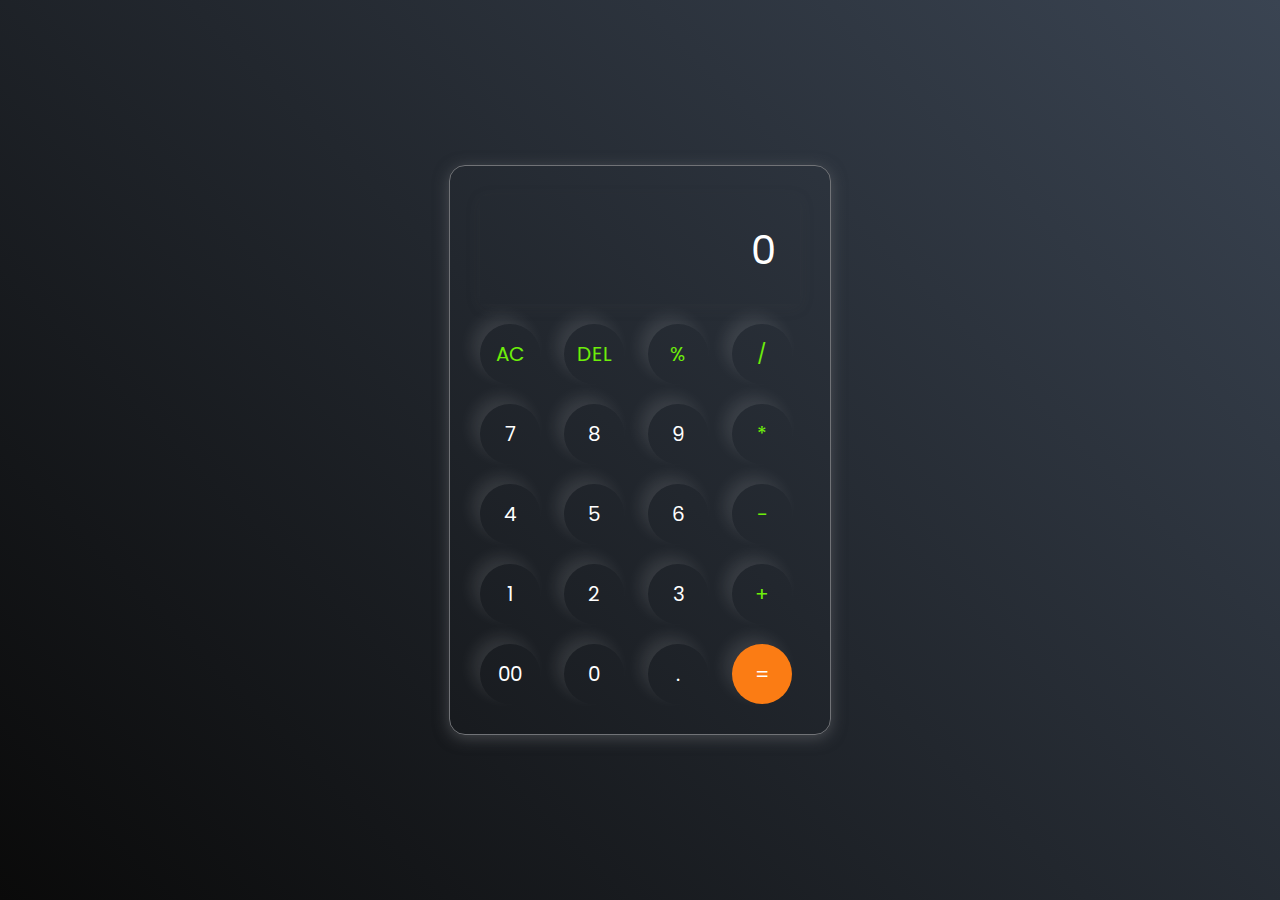
<file: LEVEL-1 TASK-2/index.html>
<!DOCTYPE html>
<html lang="en">
<head>
    <meta charset="UTF-8">
    <meta name="viewport" content="width=device-width, initial-scale=1.0">
    <title>CALCULATOR</title>
    <link rel="stylesheet" href="style.css">
</head>
<body>
    <div class="calculator">
        <input type="text" placeholder="0" id="inputBox">
        <div>
            <button class="operator">AC</button>
            <button class="operator">DEL</button>
            <button class="operator">%</button>
            <button class="operator">/</button>
        </div>
        <div>
            <button>7</button>
            <button>8</button>
            <button>9</button>
            <button class="operator">*</button>
        </div>
        <div>
            <button>4</button>
            <button>5</button>
            <button>6</button>
            <button class="operator">-</button>
        </div>
        <div>
            <button>1</button>
            <button>2</button>
            <button>3</button>
            <button class="operator">+</button>
        </div>
        <div>
            <button>00</button>
            <button>0</button>
            <button>.</button>
            <button class="equalBtn">=</button>
        </div>
    </div>
    <script src="script.js"></script>
</body>
</html>
</file>
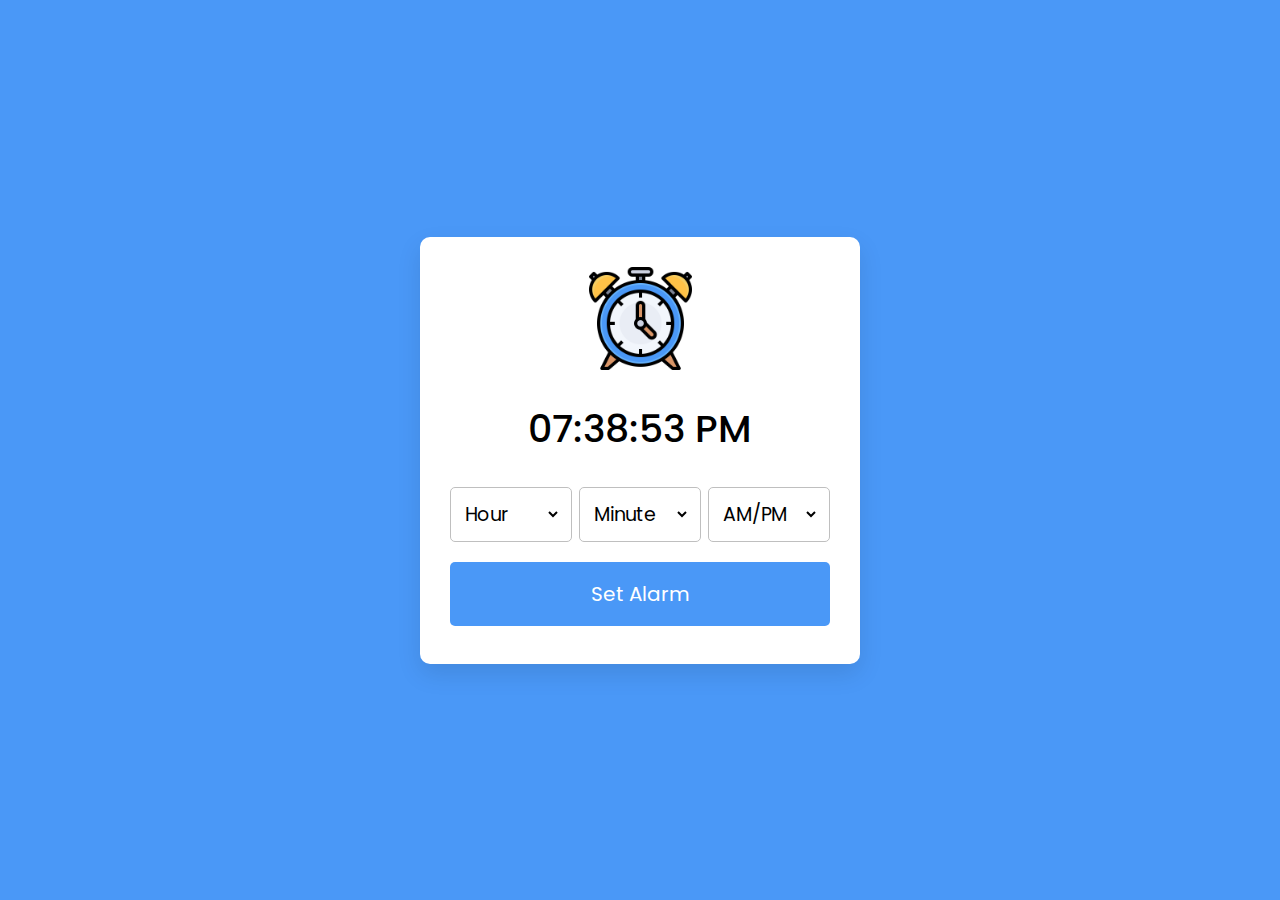
<file: LEVEL-1 TASK-3/alarm_clock/index.html>
<!DOCTYPE html>
<!-- Coding By CodingNepal - youtube.com/codingnepal -->
<html lang="en" dir="ltr">
  <head>
    <meta charset="utf-8">
    <title>Alarm Clock in JavaScript | CodingNepal</title>
    <link rel="stylesheet" href="style.css">
    <meta name="viewport" content="width=device-width, initial-scale=1.0">
  </head>
  <body>
    <div class="wrapper">
      <img src="./files/clock.svg" alt="clock">
      <h1>00:00:00 PM</h1>
      <div class="content">
        <div class="column">
          <select>
            <option value="Hour" selected disabled hidden>Hour</option>
          </select>
        </div>
        <div class="column">
          <select>
            <option value="Minute" selected disabled hidden>Minute</option>
          </select>
        </div>
        <div class="column">
          <select>
            <option value="AM/PM" selected disabled hidden>AM/PM</option>
          </select>
        </div>
      </div>
      <button>Set Alarm</button>
    </div>

    <script src="script.js"></script>

  </body>
</html>
</file>
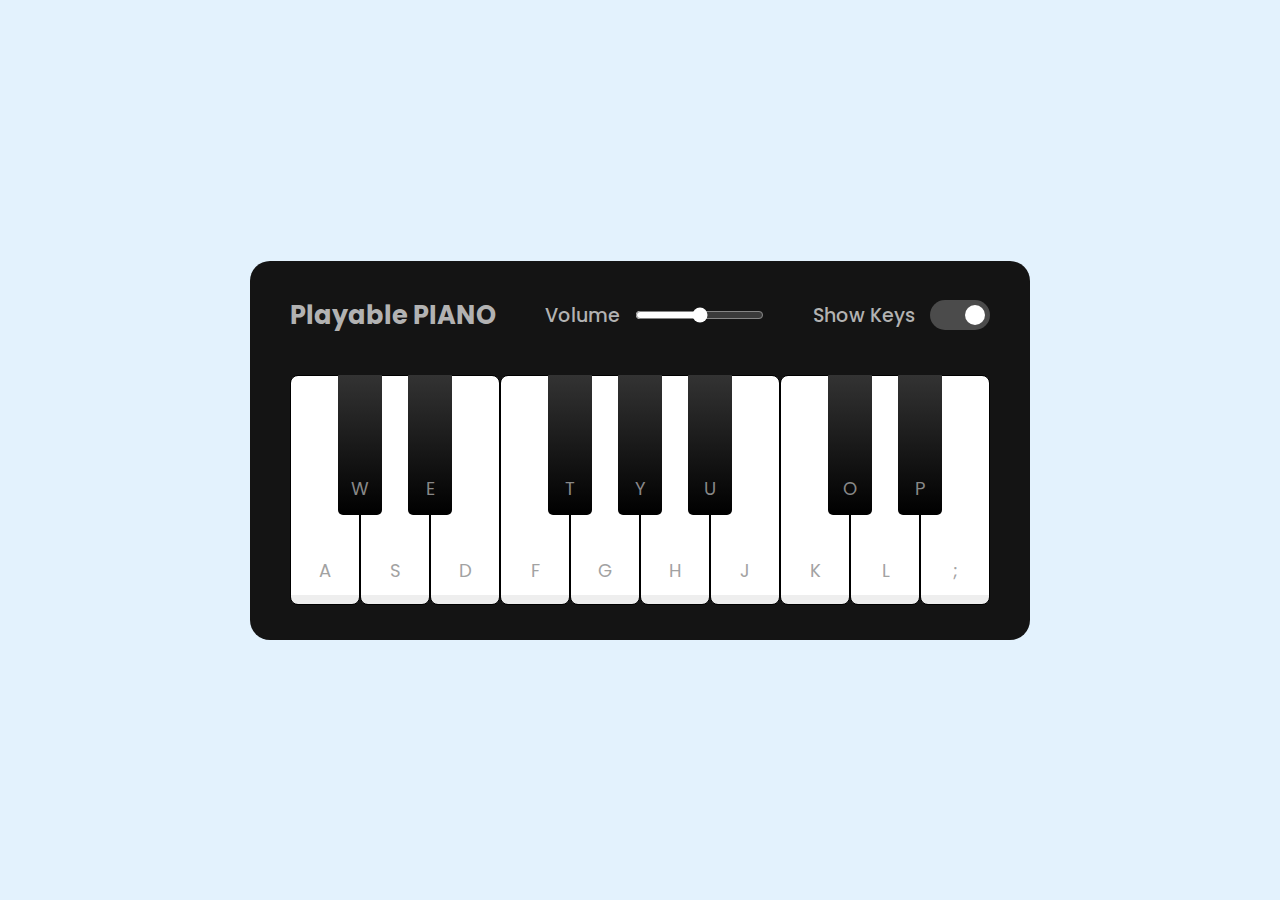
<file: LEVEL-1 TASK-3/piano/index.html>
<!DOCTYPE html>
<!-- Coding By CodingNepal - youtube.com/codingnepal -->
<html lang="en" dir="ltr">
  <head>
    <meta charset="utf-8">
    <title>Playable Piano JavaScript | CodingNepal</title>
    <link rel="stylesheet" href="style.css">
    <meta name="viewport" content="width=device-width, initial-scale=1.0">
    <script src="script.js" defer></script>
  </head>
  <body>
    <div class="wrapper">
      <header>
        <h2>Playable PIANO</h2>
        <div class="column volume-slider">
          <span>Volume</span><input type="range" min="0" max="1" value="0.5" step="any">
        </div>
        <div class="column keys-checkbox">
          <span>Show Keys</span><input type="checkbox" checked>
        </div>
      </header>
      <ul class="piano-keys">
        <li class="key white" data-key="a"><span>a</span></li>
        <li class="key black" data-key="w"><span>w</span></li>
        <li class="key white" data-key="s"><span>s</span></li>
        <li class="key black" data-key="e"><span>e</span></li>
        <li class="key white" data-key="d"><span>d</span></li>
        <li class="key white" data-key="f"><span>f</span></li>
        <li class="key black" data-key="t"><span>t</span></li>
        <li class="key white" data-key="g"><span>g</span></li>
        <li class="key black" data-key="y"><span>y</span></li>
        <li class="key white" data-key="h"><span>h</span></li>
        <li class="key black" data-key="u"><span>u</span></li>
        <li class="key white" data-key="j"><span>j</span></li>
        <li class="key white" data-key="k"><span>k</span></li>
        <li class="key black" data-key="o"><span>o</span></li>
        <li class="key white" data-key="l"><span>l</span></li>
        <li class="key black" data-key="p"><span>p</span></li>
        <li class="key white" data-key=";"><span>;</span></li>
      </ul>
    </div>

  </body>
</html>
</file>
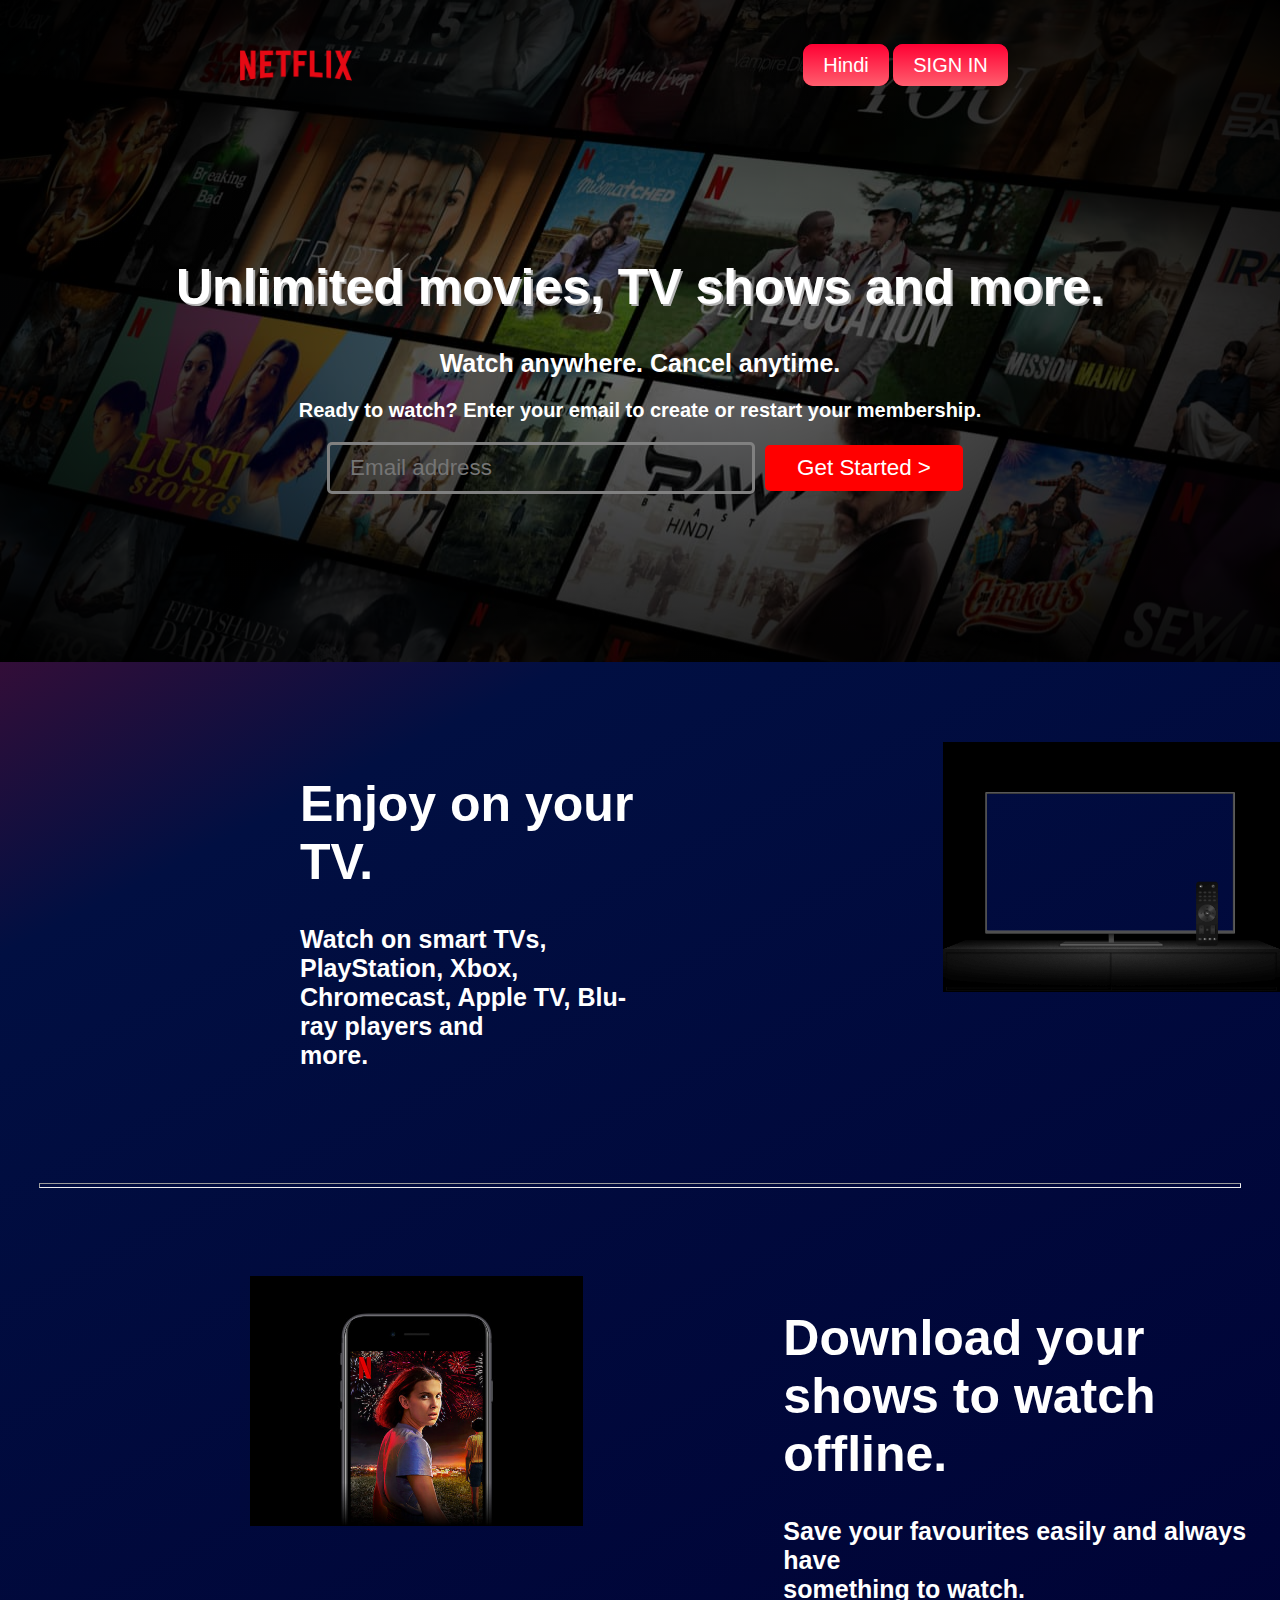
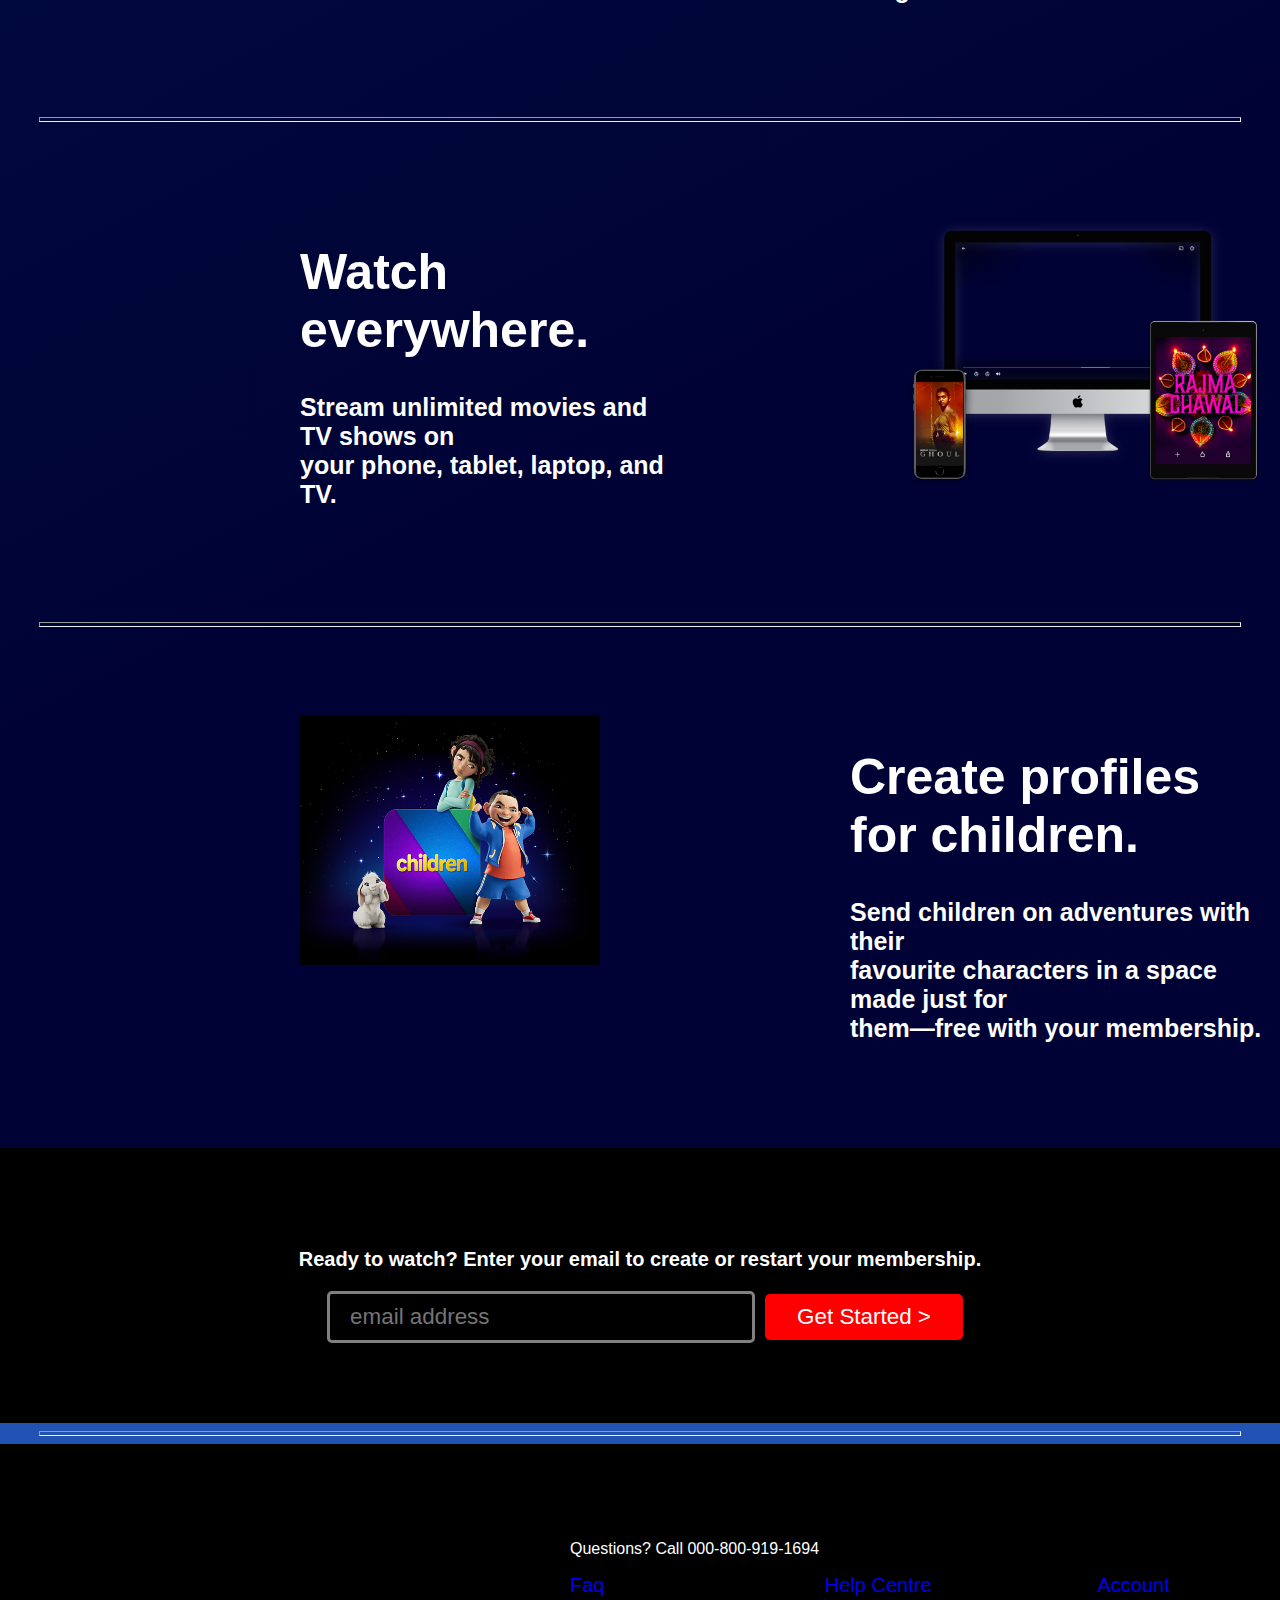
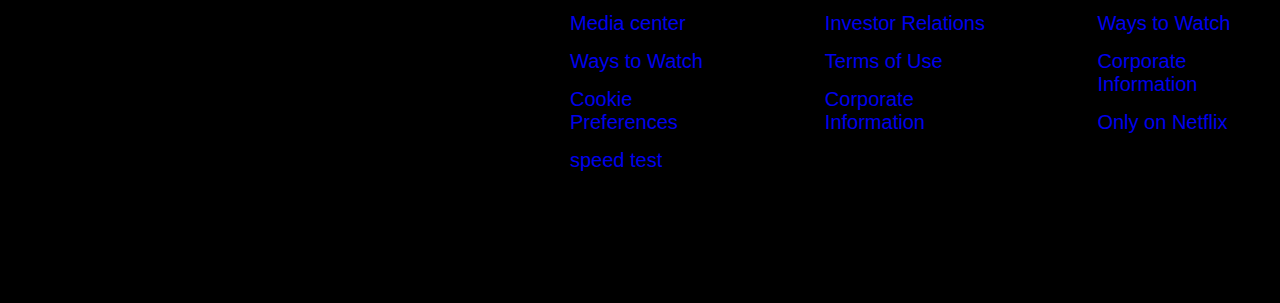
<file: LEVEL-1 TASK-3/netflix/netflix.html>
<!DOCTYPE html>
<html lang="en">
<head>
    <meta charset="UTF-8">
    <meta http-equiv="X-UA-Compatible" content="IE=edge">
    <meta name="viewport" content="width=device-width, initial-scale=1.0">
    <title>Netflix India - Watch TV Shows Online, Watch Movies Online</title>
    <link rel="import" href="component.html">
    <link rel="stylesheet" href="netflix.css">
    <link rel="icon" href="Netflix.png">
</head>
<body>
    <div class="a10">
        <div class="A1">
            <nav class="b">
                
                <img class="c" src="netflix1.png" alt="logo">
                <div class="lan">
                
                    <a href="netflix3.html" class="btn">Hindi</a>
                    <a href="netflix2.html" class="btn">SIGN IN</a>
                    
                </div>
            </nav>
            <div class="e">
                <div class="f">
                    <h1 class="A">Unlimited movies, TV shows and more.</h1>
                    <h2>Watch anywhere. Cancel anytime.</h2>
                    <h3 class="g">Ready to watch? Enter your email to create or restart your membership.</h3>
                </div>
                <div class="h">

                    <input class="i" type="email" placeholder="Email address">
                    <div class="j">Get Started ></div>

            
                </div>
            </div>
            <br>
        </div>    
        

        
        
    
        <div class="A2">
            <nav>
                <h1>Enjoy on your TV.</h1>
                <h3>Watch on smart TVs, PlayStation, Xbox, <br> Chromecast, Apple TV, Blu-ray players and <br> more.</h3>
            </nav>
            <img class="z" src="tv.png" alt="photo">
        </div>
        <hr>
    
        <div class="A3">
            <img class="panduru" src="mobile.jpg" alt="pic">
            <nav class="y">
                <h1>Download your shows to watch offline.</h1>
                <h3>Save your favourites easily and always have <br> something to watch.</h3>
            </nav>
        </div>

        <hr>
    
        <div class="A4">
            <nav class="x">
                <h1>Watch everywhere.</h1>
                <h3>Stream unlimited movies and TV shows on <br> your phone, tablet, laptop, and TV.</h3>
            </nav>
            <img class="w" src="tv2.png" alt="pic">
        </div>
        <hr>
        <div class="A5">
            <img class="v" src="children.png" alt="pic">
            <nav class="u">
                <h1>Create profiles for children.</h1>
                <h3>Send children on adventures with their <br> favourite characters in a space made just for <br> them—free with your membership.</h3>
            </nav>
        </div>
        
    </div>

    <div class="A6">
        <nav>
            <h3 class="g">Ready to watch? Enter your email to create or restart your membership.</h3>
        </nav>
        <div class="t">

           <input class="i" type="email" placeholder="email address">
           <div class="j">Get Started ></div>
        </div>
    </div>

    <hr>

    <div class="A7">
            
        <p class="satish5">Questions? Call 000-800-919-1694</p>
        <footer class="kumar">
            <div class="satish1">
                <a class="satish" href="https://help.netflix.com/en/node/412" target="_blank">Faq</a>
                <a class="satish" href="https://media.netflix.com/en/" target="_blank">Media center</a>
                <a class="satish" href="https://devices.netflix.com/en/" target="_blank">Ways to Watch</a>
                <a class="satish" href="netflix.html">Cookie Preferences</a>
                <a class="satish" href="https://fast.com/">speed test</a>
            </div>
            <div class="satish2">
                <a class="satish" href="https://help.netflix.com/en/" target="_blank">Help Centre</a>
                <a class="satish" href="https://ir.netflix.net/ir-overview/profile/default.aspx" target="_blank">Investor Relations</a>
                <a class="satish" href="https://help.netflix.com/legal/termsofuse" target="_blank">Terms of Use</a>
                <a class="satish" href="https://help.netflix.com/legal/corpinfo" target="_blank">Corporate Information</a>
                <a class="satish" href=""></a>
            </div>
            <div class="satish3">
                <a class="satish" href="netflix2.html" target="_blank">Account</a>
                <a class="satish" href="https://devices.netflix.com/en/" target="_blank">Ways to Watch</a>
                <a class="satish" href="https://help.netflix.com/legal/corpinfo" target="_blank">Corporate Information</a>
                <a class="satish" href="https://www.netflix.com/in/browse/genre/839338" target="_blank">Only on Netflix</a>
            </div>
        </footer>
        <br><br>
    </div>
    
</body>
</html>
</file>
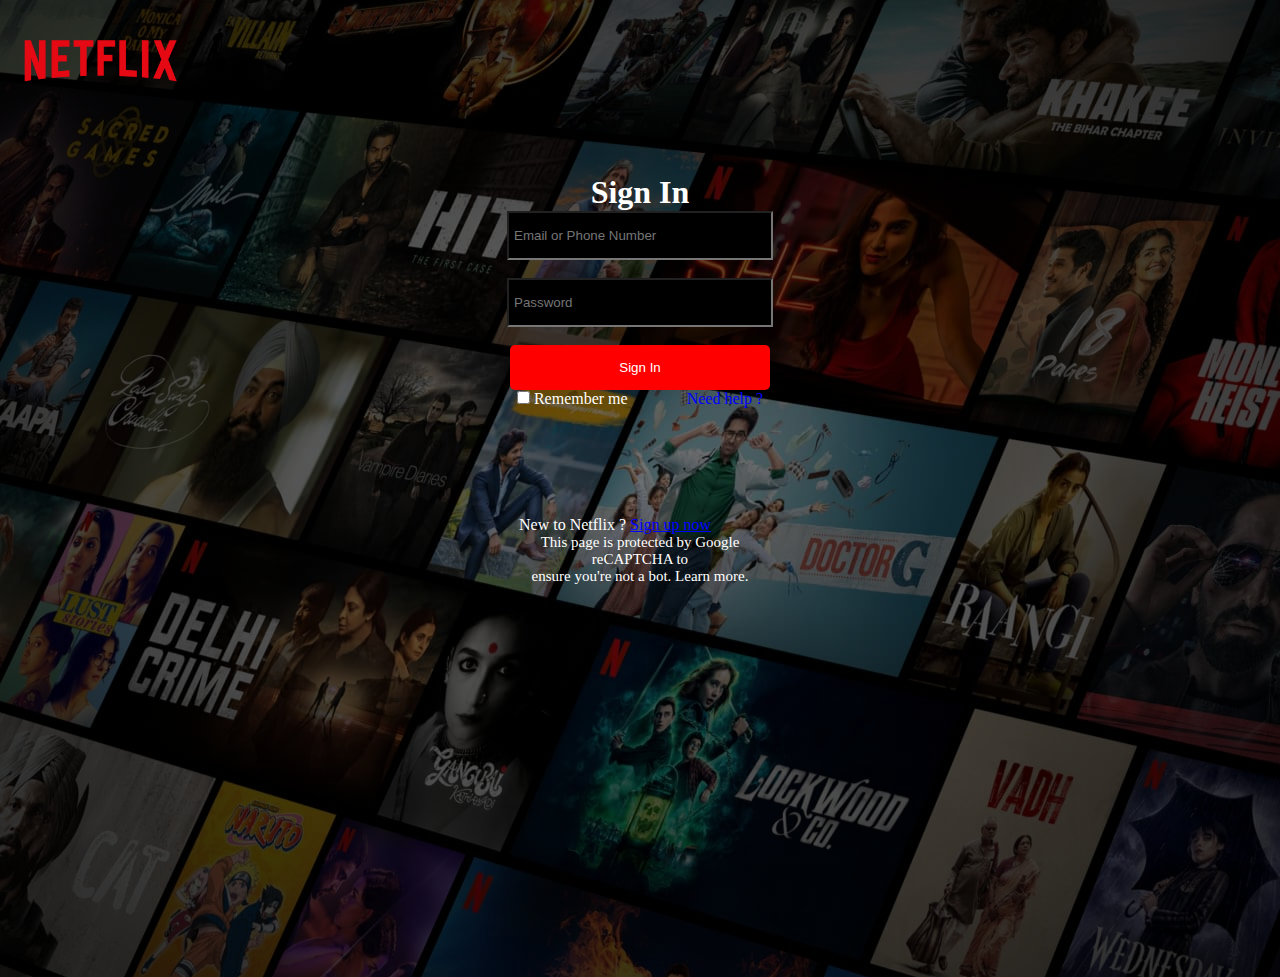
<file: LEVEL-1 TASK-3/netflix/netflix2.html>
<!DOCTYPE html>
<html lang="en">
<head>
    <meta charset="UTF-8">
    <meta http-equiv="X-UA-Compatible" content="IE=edge">
    <meta name="viewport" content="width=device-width, initial-scale=1.0">
    <title>Netflix</title>
    <link rel="icon" href="Netflix.png">
    <style>
        *{
            margin: 0%;
        }
        img{
            width: 200px;
        }
        .a{
            
            background-image: radial-gradient(rgba(0,0,0,0.4),rgba(0,0,0,0.8)),url(netflixback.jpg);
            background-repeat: no-repeat;
            width: 100%;
            height: 100%;
            margin: none;
            border: none;
            overflow-y: hidden;
        }
        .b{
            text-align: center;
        }
        .c{
            text-align: center;
            color: white;
        }
        input{
            padding: 15px 0;
            padding-right: 80px;
            padding-left: 5px;
            background-color: black;
            
        }
    
        label{
            text-align: left;
            color: white;
        }
        a{
            color: blue;
        }
        a:hover{
            color: red;
            transition: 0.1s;
    
        }
        a:active{
            color: blueviolet;
            transition: 0.1s;
        }
        .A{
            text-decoration: none;
            padding-left: 55px;
        }
        .B{
            padding-right: 50px;
        }
        p{
            font-size: 15px;
            
        }
        button{
            color: white;
            background-color: red;
            border: none;
            width: 260px;
            border-radius: 5px;
            padding: 15px 103px;
            cursor: pointer;
        }
        button:hover{
            opacity: 0.8;
            transition: 0.1s;
        }
        button:active{
            background-color: blue;
            transition: 0.1s;
        }
        .z{
            background-position: 0;
            background-color: transparent;
            background-size: cover;
            outline: none;
            align-items: center;
            padding-top: 2%;
            padding: 50px 500px;
            display: flex;
            flex-direction: column;
        }
        h1{
            color: white;
        }
    </style>

</head>

<body>
    <div class="a">
        <img src="netflix1.png" alt="logo">
        <div class="z">
            <div class="b">
                <h1>Sign In</h1>
                <input type="email" placeholder="Email or Phone Number"><br><br>
                <input type="password" placeholder="Password" ><br><br>
                <button>Sign In</button><br>
            
                <input type="checkbox" name="remember me" id="check">
                <label for="check">Remember me</label>
                <a class="A" href="https://www.netflix.com/in/LoginHelp" target="_blank">Need help ?</a>
                <br><br><br><br><br><br><br>
            </div>
            <div class="c">
                <nav class="B"> 
                    New to Netflix ?
                    <a href="netflix.html">Sign up now</a>
                </nav>
                <p>This page is protected by Google reCAPTCHA to <br> ensure you're not a bot. Learn more.</p>
            </div>
        </div>
        
        <br><br><br><br><br><br><br><br><br><br><br><br><br><br><br><br><br><br><br>
    </div>
</body>
</html>
</file>
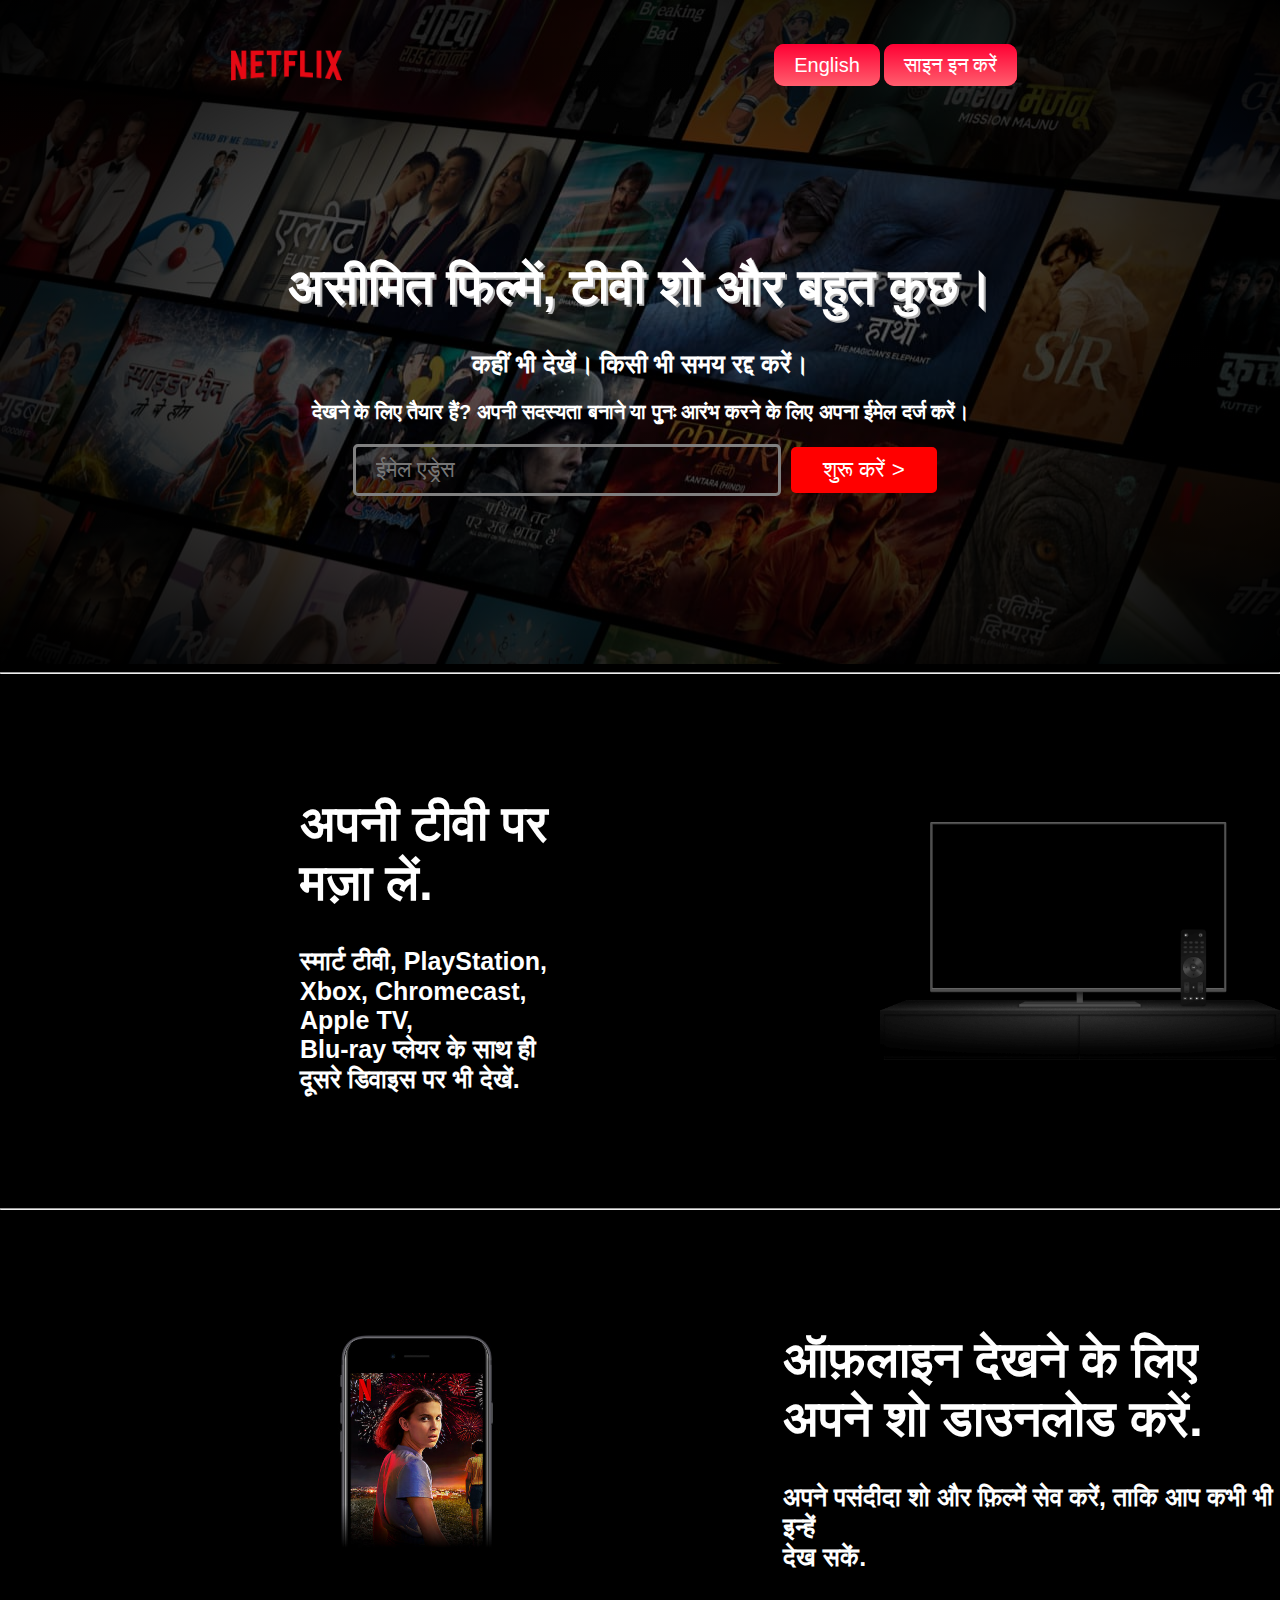
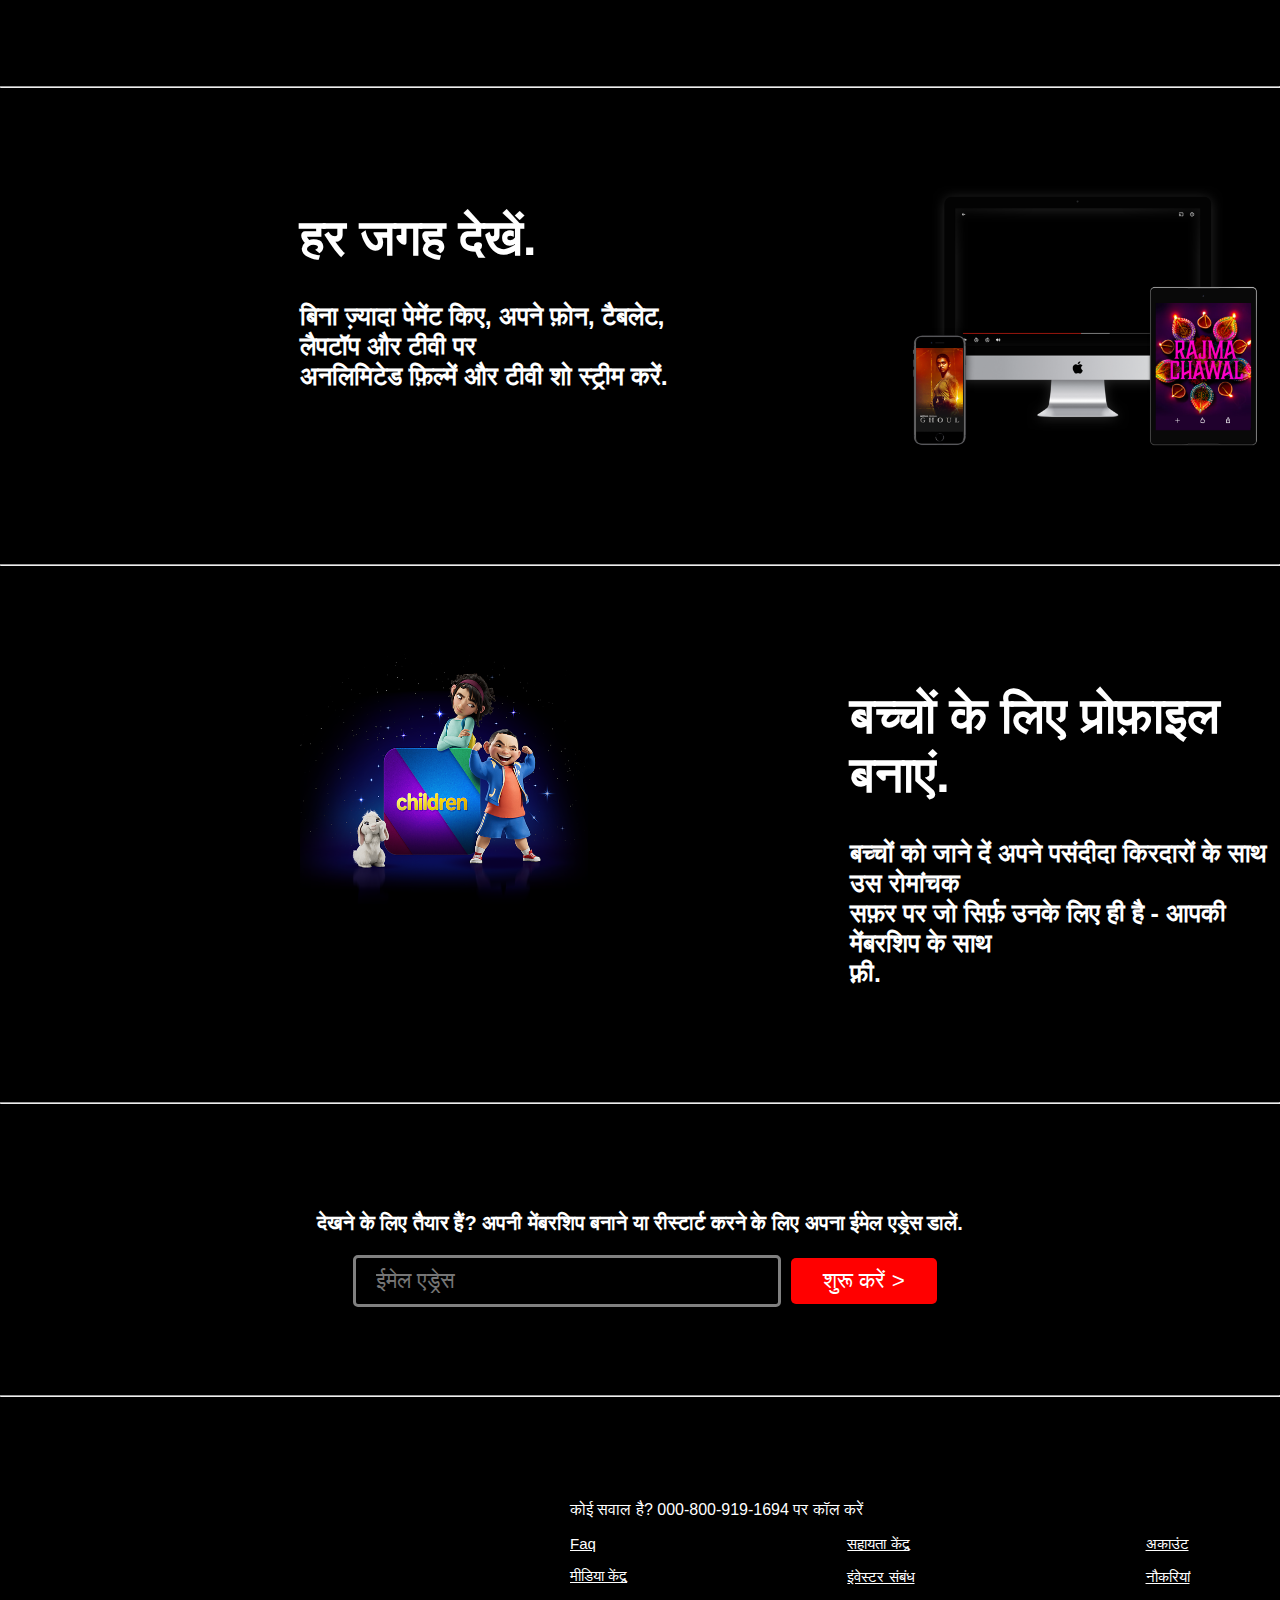
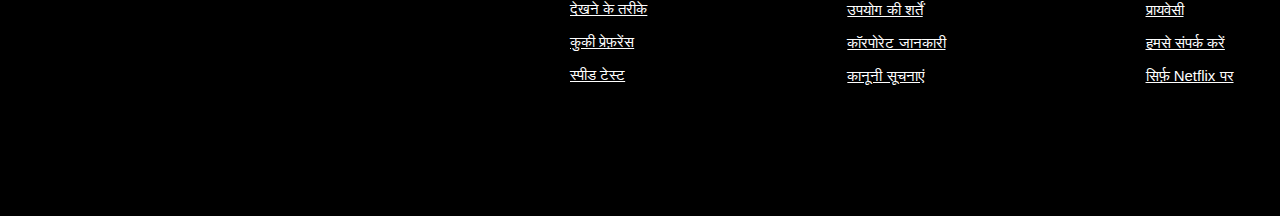
<file: LEVEL-1 TASK-3/netflix/netflix3.html>
<!DOCTYPE html>
<html lang="hi">
<head>
    <meta charset="UTF-8">
    <meta http-equiv="X-UA-Compatible" content="IE=edge">
    <meta name="viewport" content="width=device-width, initial-scale=1.0">
    <title>Netflix इंडिया-ऑनलाइन टीवी शो देखें, ऑनलाइन फिल्में देखें</title>
    <link rel="stylesheet" href="netflix3.css">
</head>
<body>
    <div class="a10">
        <div class="A1">
            <nav class="b">
                
                <img class="c" src="netflix1.png" alt="logo">
                <div class="lan">
                
                    <a class="btn" href="netflix.html">English</a>
                    <a href="https://www.netflix.com/in-hi/login?nextpage=https%3A%2F%2Fwww.netflix.com%2Fyouraccount" class="btn">साइन इन करें</a>
                    
                </div>
            </nav>
            <div class="e">
                <div class="f">
                    <h1 class="A">असीमित फिल्में, टीवी शो और बहुत कुछ।</h1>
                    <h2>कहीं भी देखें। किसी भी समय रद्द करें।</h2>
                    <h3 class="g">देखने के लिए तैयार हैं? अपनी सदस्यता बनाने या पुनः आरंभ करने के लिए अपना ईमेल दर्ज करें।</h3>
                </div>
                <div class="h">

                    <input class="i" type="email" placeholder="ईमेल एड्रेस">
                    <div class="j">शुरू करें ></div>

            
                </div>
            </div>
            <br>
        </div>    
        

        
        <hr>
    
        <div class="A2">
            <nav>
                <h1>अपनी टीवी पर मज़ा लें.</h1>
                <h3>स्मार्ट टीवी, PlayStation, Xbox, Chromecast, Apple TV, <br> Blu-ray प्लेयर के साथ ही दूसरे डिवाइस पर भी देखें.</h3>
            </nav>
            <img class="z" src="tv.png" alt="photo">
        </div>
        <hr>
    
        <div class="A3">
            <img class="panduru" src="mobile.jpg" alt="pic">
            <nav class="y">
                <h1>ऑफ़लाइन देखने के लिए <br> अपने शो डाउनलोड करें.</h1>
                <h3>अपने पसंदीदा शो और फ़िल्में सेव करें, ताकि आप कभी भी इन्हें <br> देख सकें.</h3>
            </nav>
        </div>
        <hr>
    
        <div class="A4">
            <nav class="x">
                <h1>हर जगह देखें.</h1>
                <h3>बिना ज़्यादा पेमेंट किए, अपने फ़ोन, टैबलेट, लैपटॉप और टीवी पर <br> अनलिमिटेड फ़िल्में और टीवी शो स्ट्रीम करें.</h3>
            </nav>
            <img class="w" src="tv2.png" alt="pic">
        </div>
        <hr>
        <div class="A5">
            <img class="v" src="children.png" alt="pic">
            <nav class="u">
                <h1>बच्चों के लिए प्रोफ़ाइल बनाएं.</h1>
                <h3>बच्चों को जाने दें अपने पसंदीदा किरदारों के साथ उस रोमांचक <br> सफ़र पर जो सिर्फ़ उनके लिए ही है - आपकी मेंबरशिप के साथ <br> फ़्री.</h3>
            </nav>
        </div>
        <hr>
        <div class="A6">
            <nav>
                <h3 class="g">देखने के लिए तैयार हैं? अपनी मेंबरशिप बनाने या रीस्टार्ट करने के लिए अपना ईमेल एड्रेस डालें.</h3>
            </nav>
            <div class="t">

                <input class="i" type="email" placeholder="ईमेल एड्रेस">
                <div class="j">शुरू करें ></div>
            </div>
        </div>
        <hr>
        <div class="A7">
            
            <p class="satish5">कोई सवाल है? 000-800-919-1694 पर कॉल करें</p>
            <footer class="kumar">
                <div class="satish1">
                    <a class="satish" href="https://help.netflix.com/en/node/412" target="_blank">Faq</a>
                    <a class="satish" href="https://media.netflix.com/en/" target="_blank">मीडिया केंद्र</a>
                    <a class="satish" href="https://devices.netflix.com/en/" target="_blank">देखने के तरीके</a>
                    <a class="satish" href="netflix3.html" target="_blank">कुकी प्रेफ़रेंस</a>
                    <a class="satish" href="https://fast.com/">स्पीड टेस्ट</a>
                </div>
                <div class="satish2">
                    <a class="satish" href="https://help.netflix.com/en/" target="_blank">सहायता केंद्र</a>
                    <a class="satish" href="https://ir.netflix.net/ir-overview/profile/default.aspx" target="_blank">इंवेस्टर संबंध</a>
                    <a class="satish" href="https://help.netflix.com/legal/termsofuse" target="_blank">उपयोग की शर्तें</a>
                    <a class="satish" href="https://help.netflix.com/legal/corpinfo" target="_blank">कॉरपोरेट जानकारी</a>
                    <a class="satish" href="https://help.netflix.com/legal/notices">कानूनी सूचनाएं</a>
                </div>
                <div class="satish3">
                    <a class="satish" href="https://www.netflix.com/in-hi/login?nextpage=https%3A%2F%2Fwww.netflix.com%2Fyouraccount" target="_blank">अकाउंट</a>
                    <a class="satish" href="https://jobs.netflix.com/" target="_blank">नौकरियां</a>
                    <a class="satish" href="https://help.netflix.com/legal/privacy" target="_blank">प्रायवेसी</a>
                    <a class="satish" href="https://help.netflix.com/en/contactus" target="_blank">हमसे संपर्क करें</a>
                    <a class="satish" href="https://www.netflix.com/in-hi/browse/genre/839338">सिर्फ़ Netflix पर</a>
                </div>
            </footer>
            <br><br>
        </div>
    </div>
</body>
</html>
</file>
<file: LEVEL-1 TASK-2/style.css>
@import url('https://fonts.googleapis.com/css2?family=Poppins:wght@500&display=swap');
*{
    margin: 0;
    padding: 0;
    box-sizing: border-box;
    font-family: 'Poppins', sans-serif;
}
body{
    width: 100%;
    height: 100vh;
    display: flex;
    justify-content: center;
    align-items: center;
    background: linear-gradient(45deg, #0a0a0a, #3a4452);
}
.calculator{
    border: 1px solid #717377;
    padding: 20px;
    border-radius: 16px;
    background-color: transparent;
    box-shadow: 0px 3px 15px rgba(113,115,119,0.5);

}
input{
    width: 320px;
    border: none;
    padding: 24px;
    margin: 10px;
    background: transparent;
    box-shadow: 0px 3px 15px rgba(84,84,84,0.1);
    font-size: 40px;
    text-align: right;
    cursor: pointer;
    color: white;
}
input::placeholder{
    color: #ffffff;
}
button{
    width: 60px;
    border: none;
    height: 60px;
    margin: 10px;
    border-radius: 50%;
    background: transparent;
    color: #ffffff;
    font-size: 20px;
    box-shadow: -8px -8px 15px rgba(255, 255, 255, 0.1);
    cursor: pointer;
}
.equalBtn{
    background-color: #fb7c14;
}
.operator{
    color: #6dee0a;
}
</file>
<file: LEVEL-1 TASK-3/alarm_clock/style.css>
/* Import Google font - Poppins */
@import url('https://fonts.googleapis.com/css2?family=Poppins:wght@400;500;600&display=swap');
*{
  margin: 0;
  padding: 0;
  box-sizing: border-box;
  font-family: 'Poppins', sans-serif;
}
body, .wrapper, .content{
  display: flex;
  align-items: center;
  justify-content: center;
}
body{
  padding: 0 10px;
  min-height: 100vh;
  background: #4A98F7;
}
.wrapper{
  width: 440px;
  padding: 30px 30px 38px;
  background: #fff;
  border-radius: 10px;
  flex-direction: column;
  box-shadow: 0 10px 25px rgba(0,0,0,0.1);
}
.wrapper img{
  max-width: 103px;
}
.wrapper h1{
  font-size: 38px;
  font-weight: 500;
  margin: 30px 0;
}
.wrapper .content{
  width: 100%;
  justify-content: space-between;
}
.content.disable{
  cursor: no-drop;
}
.content .column{
  padding: 0 10px;
  border-radius: 5px;
  border: 1px solid #bfbfbf;
  width: calc(100% / 3 - 5px);
}
.content.disable .column{
  opacity: 0.6;
  pointer-events: none;
}
.column select{
  width: 100%;
  height: 53px;
  border: none;
  outline: none;
  background: none;
  font-size: 19px;
}
.wrapper button{
  width: 100%;
  border: none;
  outline: none;
  color: #fff;
  cursor: pointer;
  font-size: 20px;
  padding: 17px 0;
  margin-top: 20px;
  border-radius: 5px;
  background: #4A98F7;
}
</file>
<file: LEVEL-1 TASK-3/piano/style.css>
/* Import Google font - Poppins */
@import url('https://fonts.googleapis.com/css2?family=Poppins:wght@400;500;600&display=swap');
* {
  margin: 0;
  padding: 0;
  box-sizing: border-box;
  font-family: 'Poppins', sans-serif;
}
body {
  display: flex;
  align-items: center;
  justify-content: center;
  min-height: 100vh;
  background: #E3F2FD;
}
.wrapper {
  padding: 35px 40px;
  border-radius: 20px;
  background: #141414;
}
.wrapper header {
  display: flex;
  color: #B2B2B2;
  align-items: center;
  justify-content: space-between;
}
header h2 {
  font-size: 1.6rem;
}
header .column {
  display: flex;
  align-items: center;
}
header span {
  font-weight: 500;
  margin-right: 15px;
  font-size: 1.19rem;
}
header input {
  outline: none;
  border-radius: 30px;
}
.volume-slider input {
  accent-color: #fff;
}
.keys-checkbox input {
  height: 30px;
  width: 60px;
  cursor: pointer;
  appearance: none;
  position: relative;
  background: #4B4B4B
}
.keys-checkbox input::before {
  content: "";
  position: absolute;
  top: 50%;
  left: 5px;
  width: 20px;
  height: 20px;
  border-radius: 50%;
  background: #8c8c8c;
  transform: translateY(-50%);
  transition: all 0.3s ease;
}
.keys-checkbox input:checked::before {
  left: 35px;
  background: #fff;
}
.piano-keys {
  display: flex;
  list-style: none;
  margin-top: 40px;
}
.piano-keys .key {
  cursor: pointer;
  user-select: none;
  position: relative;
  text-transform: uppercase;
}
.piano-keys .black {
  z-index: 2;
  width: 44px;
  height: 140px;
  margin: 0 -22px 0 -22px;
  border-radius: 0 0 5px 5px;
  background: linear-gradient(#333, #000);
}
.piano-keys .black.active {
  box-shadow: inset -5px -10px 10px rgba(255,255,255,0.1);
  background:linear-gradient(to bottom, #000, #434343);
}
.piano-keys .white {
  height: 230px;
  width: 70px;
  border-radius: 8px;
  border: 1px solid #000;
  background: linear-gradient(#fff 96%, #eee 4%);
}
.piano-keys .white.active {
  box-shadow: inset -5px 5px 20px rgba(0,0,0,0.2);
  background:linear-gradient(to bottom, #fff 0%, #eee 100%);
}
.piano-keys .key span {
  position: absolute;
  bottom: 20px;
  width: 100%;
  color: #A2A2A2;
  font-size: 1.13rem;
  text-align: center;
}
.piano-keys .key.hide span {
  display: none;
}
.piano-keys .black span {
  bottom: 13px;
  color: #888888;
}

@media screen and (max-width: 815px) {
  .wrapper {
    padding: 25px;
  }
  header {
    flex-direction: column;
  }
  header :where(h2, .column) {
    margin-bottom: 13px;
  }
  .volume-slider input {
    max-width: 100px;
  }
  .piano-keys {
    margin-top: 20px;
  }
  .piano-keys .key:where(:nth-child(9), :nth-child(10)) {
    display: none;
  }
  .piano-keys .black {
    height: 100px;
    width: 40px;
    margin: 0 -20px 0 -20px;
  }
  .piano-keys .white {
    height: 180px;
    width: 60px;
  }
}

@media screen and (max-width: 615px) {
  .piano-keys .key:nth-child(13),
  .piano-keys .key:nth-child(14),
  .piano-keys .key:nth-child(15),
  .piano-keys .key:nth-child(16),
  .piano-keys .key :nth-child(17) {
    display: none;
  }
  .piano-keys .white {
    width: 50px;
  }
}
</file>
<file: LEVEL-1 TASK-3/netflix/netflix.css>
*{
    font-family: Arial;
    margin: '';
    
    
    
}



body{
    
    margin: 0px;
    padding: 0px;
    background-color: #2252b3;
}
.lan{
    justify-content: end space-evenly;
    padding: 20px 30px;
    
}
a{
    text-decoration: none;
}
.A1{
    background-image: radial-gradient(rgba(0,0,0,0.4),rgba(0,0,0,1.4)),url(netfliximg.jpg);
    background-repeat: no-repeat;
    background-image: center;
    width: 100%;
    align-items: center;
    justify-content: center;
    padding-top: 20px;
    padding-bottom: 50px;
}
.b{
    height: 10vh;
    display: flex;
    justify-content: space-around;
    align-items: center;
    padding-left: 20px;
    padding-right: 40px;
    padding-bottom: 50px;
    margin: 0%;
    flex-direction: row;
}
.options{
    color: black;
}
.c{
    width: 12%;
    color: red;
    height: fit-content;
}
.d{
    background-color: red;
    color: white;
    padding: 10px 20px;
    border-radius: 10px;
    width: fit-content;
    cursor: pointer;
}
.d:hover{
    opacity: 0.8;
    transition: 0.1s;
}
.d:active{
    background-color: blue;
    transition: 0.1s;
}
.e{
    padding-bottom: 100px;
}
.f{
    color: white;
    text-align: center;
    padding-top: 5%;
}
.A{
    font-size: 50px;
    color: white;
    text-shadow: 2px 2px #b2b2b2;
    font-family: Arial;
    
}
h2{
    font-size: 25px;
}
.g{
    font-size: 20px;
}
.h{

    height: fit-content;
    background-color: transparent;
    display: flex;
    flex-direction: row;
    justify-items: center;
    justify-content: center;
    align-items: center;
    text-align: center;
    
}
.i{
    outline: none;
    width: 400px;
    border: solid black;
    height: fit-content;
    font-size: 1.4em;
    padding-top: 10px;
    padding-bottom: 10px;
    padding-left: 20px;
    margin-left: 10px;
    margin-right: 10px;
    border-radius: 5px;
    background-color: transparent;
    border-color: gray;
    color: white;
}
.j{
    color: white;
    cursor: pointer;
    padding: 10px 32px;
    font-family: Arial, Helvetica, sans-serif;
    border-radius: 5px;
    background-color: red;
    font-size: 1.4em;
    text-align: center;
    text-shadow: 30px;
    
}
.j:hover{
    opacity: 0.8;
    transition: 0.1s;
}
.j:active{
    background-color: blue;
    transition: 0.1s;
}
hr{
    color: white;
    height: 3px;
    width: 1200px;
}

h1{
    color: white;
    font-size: 50px;
}
h3{
    color: white;
    font-size: 25px;
}
.A2{
    padding-left: 300px;
    display: flex;
    flex-direction: row;
    
    padding-top: 80px;
    padding-bottom: 80px;
    
}
.z{
    width: 500px;
    height: 250px;
    padding-left: 300px;
}
img{
    width: 200px;
    height: 250px;
}
.A3{
    
    display: flex;
    flex-direction: row;
    padding-left: 250px;
    padding-top: 80px;
    padding-bottom: 80px;
    
}
.y{
    padding-left: 200px;
}
.A4{
    
    display: flex;
    flex-direction: row;
    padding-top: 80px;
    padding-bottom: 80px;
    
}
.x{
    padding-left: 300px;

}
.w{
    width: 500px;
    height: 300px;
    padding-left: 200px;
}
.v{
    width: 300px;
    padding-left: 300px;

}
.A5{
    
    display: flex;
    flex-direction: row;
    padding-top: 80px;
    padding-bottom: 80px;
    
}
.u{
    padding-left: 250px;

}
.t{

    height: fit-content;
    background-color: transparent;
    display: flex;
    flex-direction: row;
    justify-items: center;
    justify-content: center;
    align-items: center;

    text-align: center;
    background-color: black;

}
.A6{
    display: flex;
    flex-direction: column;
    justify-items: center;
    justify-content: center;
    align-items: center;

    text-align: center;
    background-color: black;
    padding-top: 80px;
    padding-bottom: 80px;
    
}



.A7{
    padding-top: 80px;
    padding-bottom: 80px;
    padding-left: 400px;
    background-color: black;
    color: white;
}

.satish1{
    display: flex;
    flex-direction: column;
    padding-left: 80px;
    color: white;
}

.satish2{
    display: flex;
    flex-direction: column;
    padding-left: 90px;
}
.satish3{
    display: flex;
    flex-direction: column;
    padding-left: 90px;
}
.satish4{
    display: flex;
    flex-direction: column;
    padding-left: 90px;
}
.satish5{
    padding-left: 170px;
}
.kumar{
    display: flex;
    flex-direction: row;
    padding-left: 90px;
}
.satish{
    font-size: 20px;
    padding-bottom: 15px;
}
.satish:hover{
    color: red;
}

.panduru{
    width: 350px;
}

.btn {
    background: #ff0033;
    background-image: -webkit-linear-gradient(top, #ff0033, #ff5e6e);
    background-image: -moz-linear-gradient(top, #ff0033, #ff5e6e);
    background-image: -ms-linear-gradient(top, #ff0033, #ff5e6e);
    background-image: -o-linear-gradient(top, #ff0033, #ff5e6e);
    background-image: linear-gradient(to bottom, #ff0033, #ff5e6e);
    -webkit-border-radius: 10;
    -moz-border-radius: 10;
    border-radius: 10px;
    font-family: Arial;
    color: #ffffff;
    font-size: 20px;
    padding: 10px 20px 10px 20px;
    border: solid #2252b3 0px;
    text-decoration: none;
  }
  
  .btn:hover {
    background: #cc0e0e;
    background-image: -webkit-linear-gradient(top, #cc0e0e, #cc6c6c);
    background-image: -moz-linear-gradient(top, #cc0e0e, #cc6c6c);
    background-image: -ms-linear-gradient(top, #cc0e0e, #cc6c6c);
    background-image: -o-linear-gradient(top, #cc0e0e, #cc6c6c);
    background-image: linear-gradient(to bottom, #cc0e0e, #cc6c6c);
    text-decoration: none;
  }

  .a10{
    background: linear-gradient(333.08deg, #000235 29.2%, #010F42 71.93%, #E40913 111.25%);
  }
</file>
<file: LEVEL-1 TASK-3/netflix/netflix3.css>
*{
    font-family: Arial;
    margin: '';
}



body{
    
    margin: 0px;
    padding: 0px;
}
.lan{
    justify-content: end space-evenly;
    padding: 20px 30px;
    
}
a{
    text-decoration: none;
}
.A1{
    background-image: radial-gradient(rgba(0,0,0,0.4),rgba(0,0,0,1.4)),url(netflix-back.jpg);
    background-repeat: no-repeat;
    background-image: center;
    width: 100%;
    align-items: center;
    justify-content: center;
    padding-top: 20px;
    padding-bottom: 50px;
}
.b{
    height: 10vh;
    display: flex;
    justify-content: space-around;
    align-items: center;
    padding-left: 20px;
    padding-right: 40px;
    padding-bottom: 50px;
    margin: 0%;
    flex-direction: row;
}
.options{
    color: black;
}
.c{
    width: 12%;
    color: red;
    height: fit-content;
}
.d{
    background-color: red;
    color: white;
    padding: 10px 20px;
    border-radius: 10px;
    width: fit-content;
    cursor: pointer;
}
.d:hover{
    opacity: 0.8;
    transition: 0.1s;
}
.d:active{
    background-color: blue;
    transition: 0.1s;
}
.e{
    padding-bottom: 100px;
}
.f{
    color: white;
    text-align: center;
    padding-top: 5%;
}
.A{
    font-size: 50px;
    color: white;
    text-shadow: 2px 2px #b2b2b2;
    font-family: Arial;
    
}
h2{
    font-size: 25px;
}
.g{
    font-size: 20px;
}
.h{

    height: fit-content;
    background-color: transparent;
    display: flex;
    flex-direction: row;
    justify-items: center;
    justify-content: center;
    align-items: center;
    text-align: center;
    
}
.i{
    outline: none;
    width: 400px;
    border: solid black;
    height: fit-content;
    font-size: 1.4em;
    padding-top: 10px;
    padding-bottom: 10px;
    padding-left: 20px;
    margin-left: 10px;
    margin-right: 10px;
    border-radius: 5px;
    background-color: transparent;
    border-color: gray;
    color: white;
}
.j{
    color: white;
    cursor: pointer;
    padding: 10px 32px;
    font-family: Arial, Helvetica, sans-serif;
    border-radius: 5px;
    background-color: red;
    font-size: 1.4em;
    text-align: center;
    text-shadow: 30px;
    
}
.j:hover{
    opacity: 0.8;
    transition: 0.1s;
}
.j:active{
    background-color: blue;
    transition: 0.1s;
}
hr{
    color: black;
}

h1{
    color: white;
    font-size: 50px;
}
h3{
    color: white;
    font-size: 25px;
}
.A2{
    padding-left: 300px;
    display: flex;
    flex-direction: row;
    background-color: black;
    padding-top: 80px;
    padding-bottom: 80px;
}
.z{
    width: 400px;
    height: 300px;
    padding-left: 300px;
}
img{
    width: 200px;
    height: 250px;
}
.A3{
    background-color: black;
    display: flex;
    flex-direction: row;
    padding-left: 250px;
    padding-top: 80px;
    padding-bottom: 80px;
}
.y{
    padding-left: 200px;
}
.A4{
    background-color: black;
    display: flex;
    flex-direction: row;
    padding-top: 80px;
    padding-bottom: 80px;
}
.x{
    padding-left: 300px;

}
.w{
    width: 500px;
    height: 300px;
    padding-left: 200px;
}
.v{
    width: 300px;
    padding-left: 300px;

}
.A5{
    background-color: black;
    display: flex;
    flex-direction: row;
    padding-top: 80px;
    padding-bottom: 80px;
}
.u{
    padding-left: 250px;

}
.t{

    height: fit-content;
    background-color: transparent;
    display: flex;
    flex-direction: row;
    justify-items: center;
    justify-content: center;
    align-items: center;

    text-align: center;
    background-color: black;

}
.A6{
    display: flex;
    flex-direction: column;
    justify-items: center;
    justify-content: center;
    align-items: center;

    text-align: center;
    background-color: black;
    padding-top: 80px;
    padding-bottom: 80px;
}

.a10{
    background-color: black;
}

.A7{
    padding-top: 80px;
    padding-bottom: 80px;
    padding-left: 400px;
    background-color: black;
    color: white;
}

.satish1{
    display: flex;
    flex-direction: column;
    padding-left: 80px;
    color: white;
}

.satish2{
    display: flex;
    flex-direction: column;
    padding-left: 200px;
}
.satish3{
    display: flex;
    flex-direction: column;
    padding-left: 200px;
}

.satish5{
    padding-left: 170px;
}
.kumar{
    display: flex;
    flex-direction: row;
    padding-left: 90px;
}
.satish{
    font-size: 15px;
    padding-bottom: 15px;
    color: white;
    text-decoration: underline;
}
.satish:hover{
    color: red;
}

.panduru{
    width: 350px;
}


.btn {
    background: #ff0033;
    background-image: -webkit-linear-gradient(top, #ff0033, #ff5e6e);
    background-image: -moz-linear-gradient(top, #ff0033, #ff5e6e);
    background-image: -ms-linear-gradient(top, #ff0033, #ff5e6e);
    background-image: -o-linear-gradient(top, #ff0033, #ff5e6e);
    background-image: linear-gradient(to bottom, #ff0033, #ff5e6e);
    -webkit-border-radius: 10;
    -moz-border-radius: 10;
    border-radius: 10px;
    font-family: Arial;
    color: #ffffff;
    font-size: 20px;
    padding: 10px 20px 10px 20px;
    border: solid #2252b3 0px;
    text-decoration: none;
  }
  
  .btn:hover {
    background: #cc0e0e;
    background-image: -webkit-linear-gradient(top, #cc0e0e, #cc6c6c);
    background-image: -moz-linear-gradient(top, #cc0e0e, #cc6c6c);
    background-image: -ms-linear-gradient(top, #cc0e0e, #cc6c6c);
    background-image: -o-linear-gradient(top, #cc0e0e, #cc6c6c);
    background-image: linear-gradient(to bottom, #cc0e0e, #cc6c6c);
    text-decoration: none;
  }
</file>
